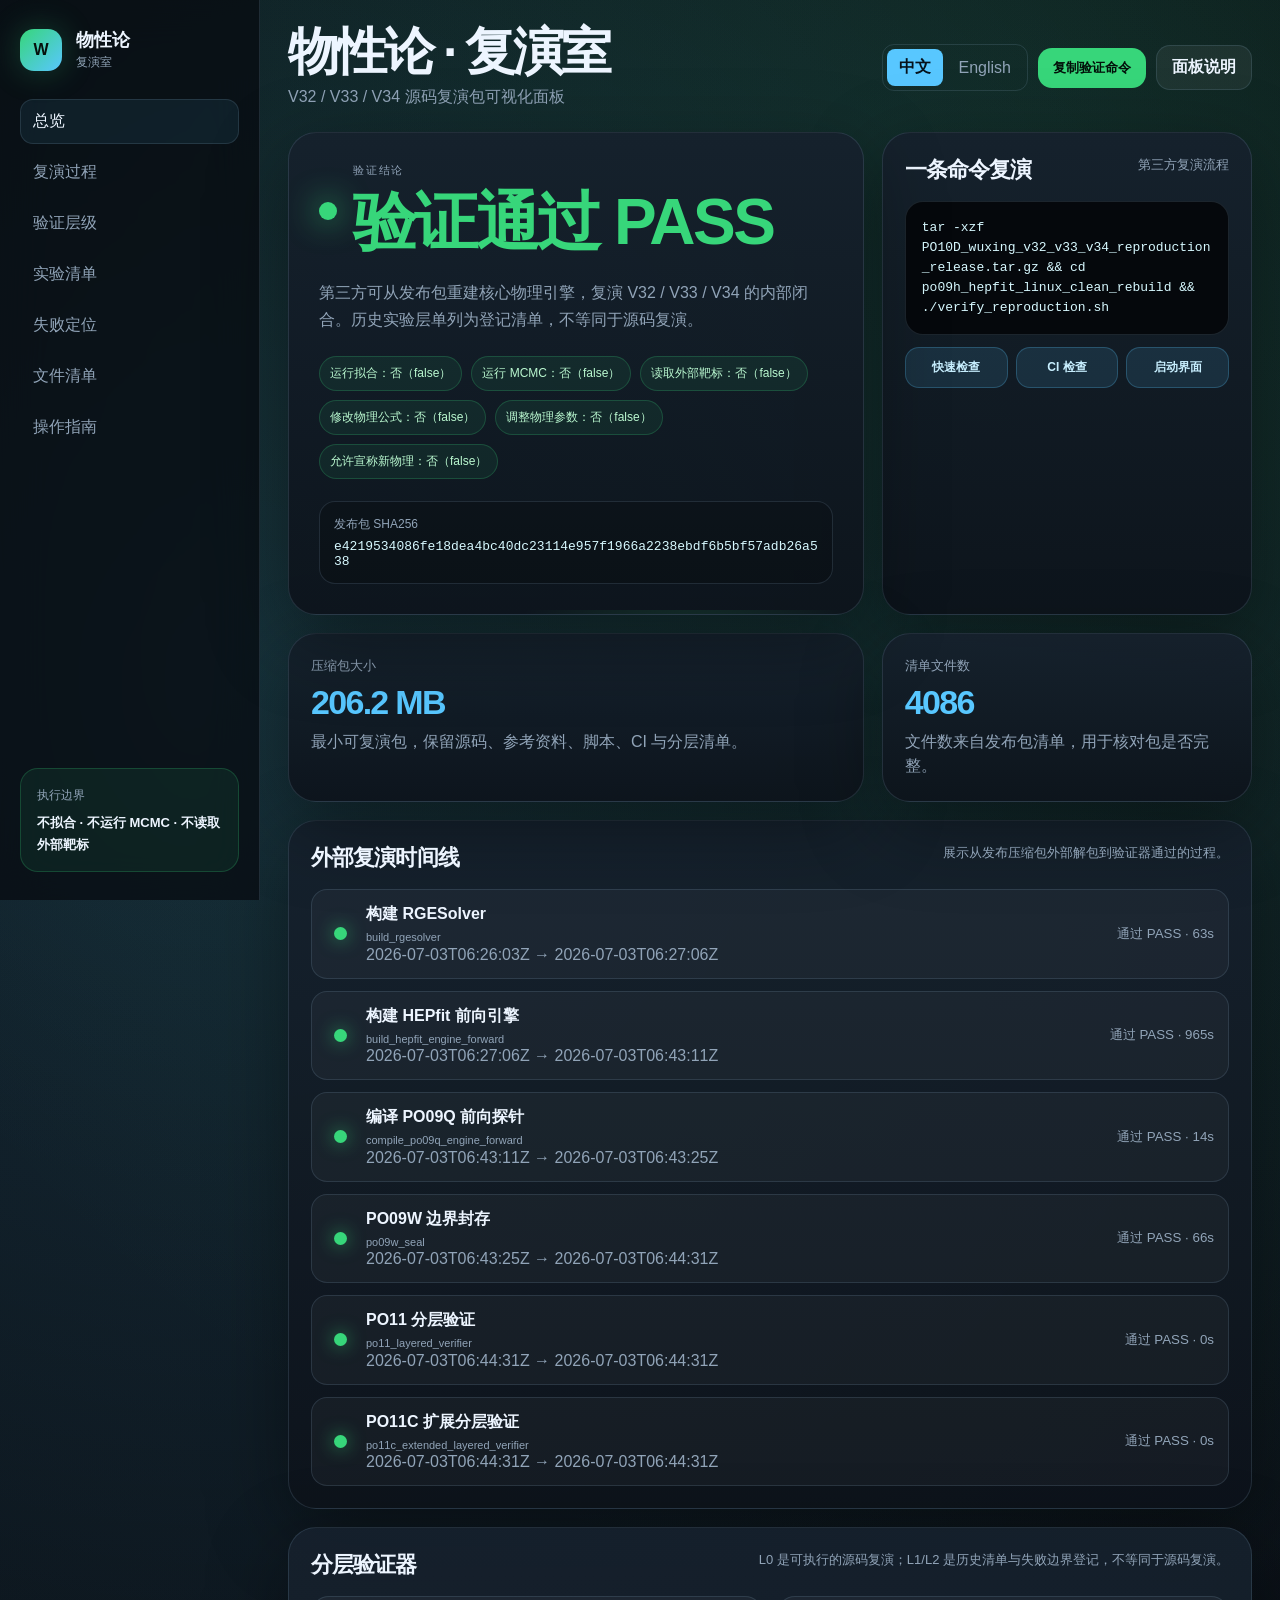
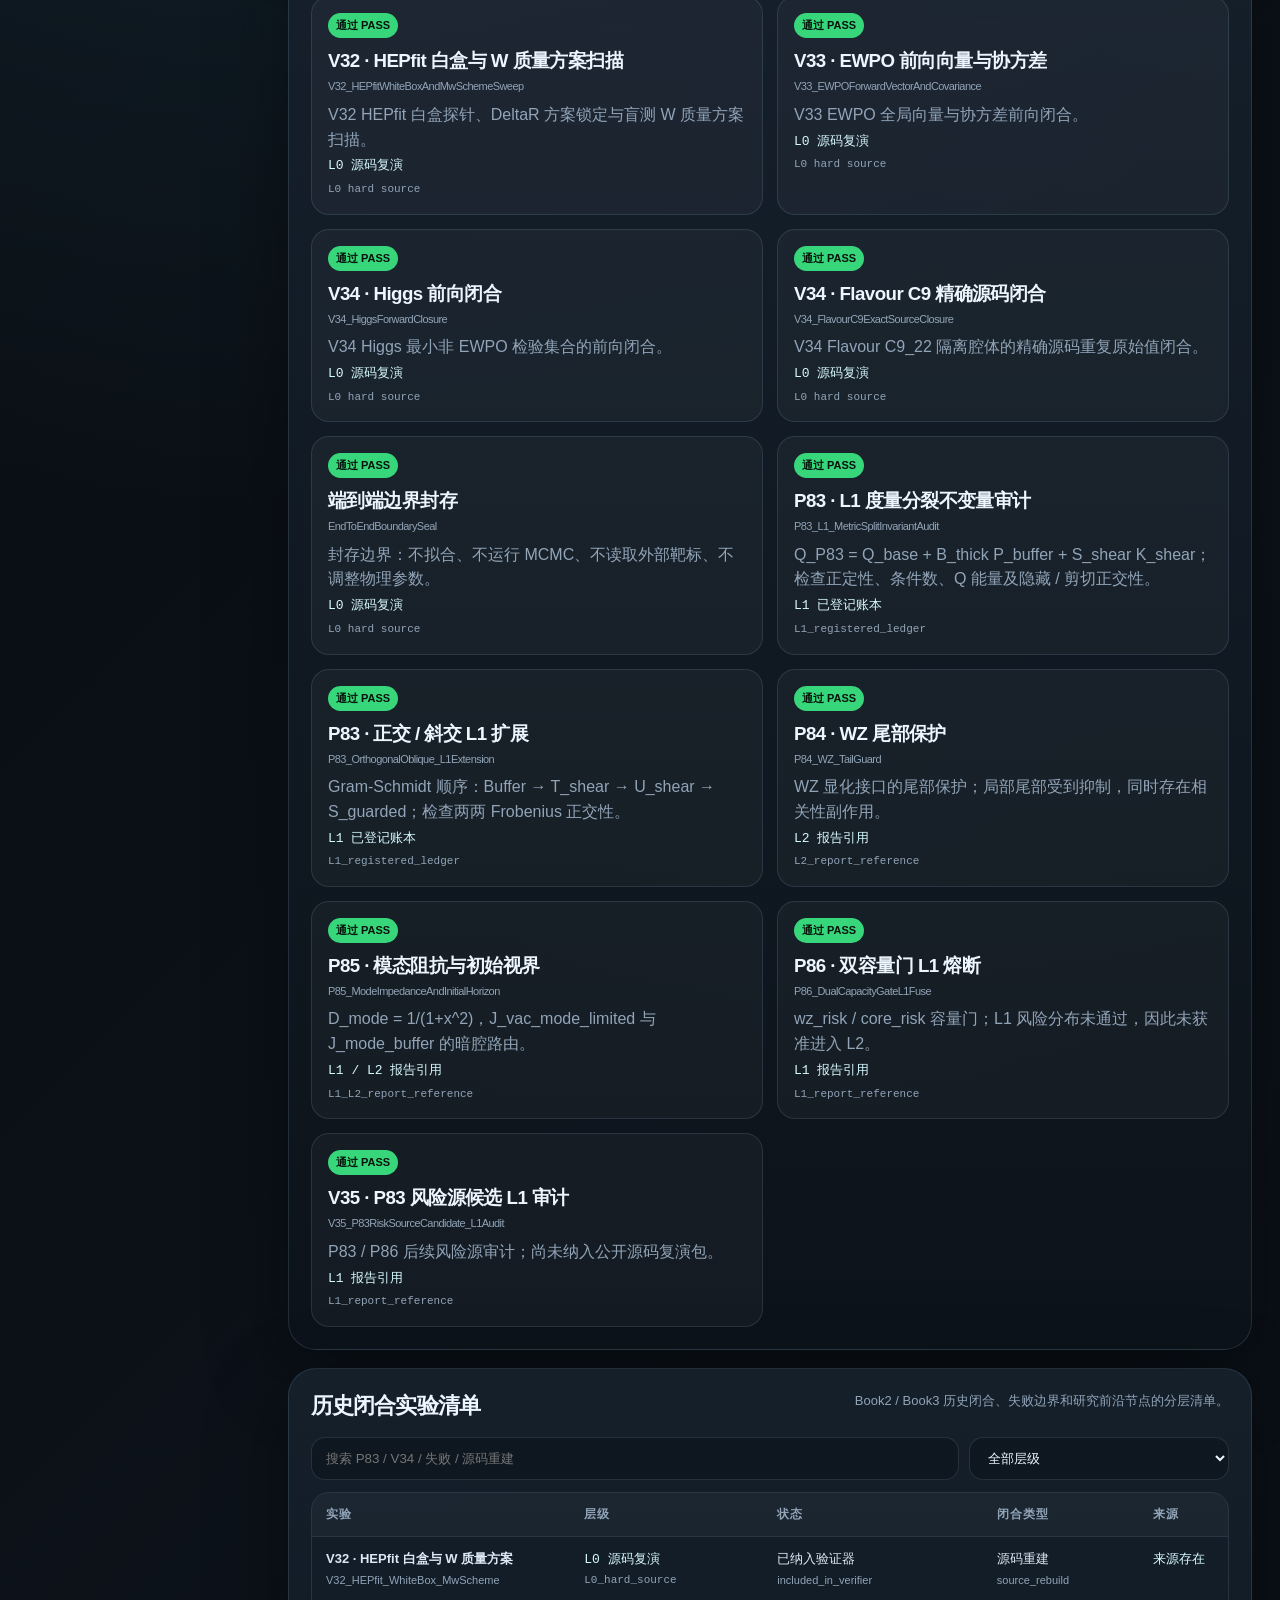
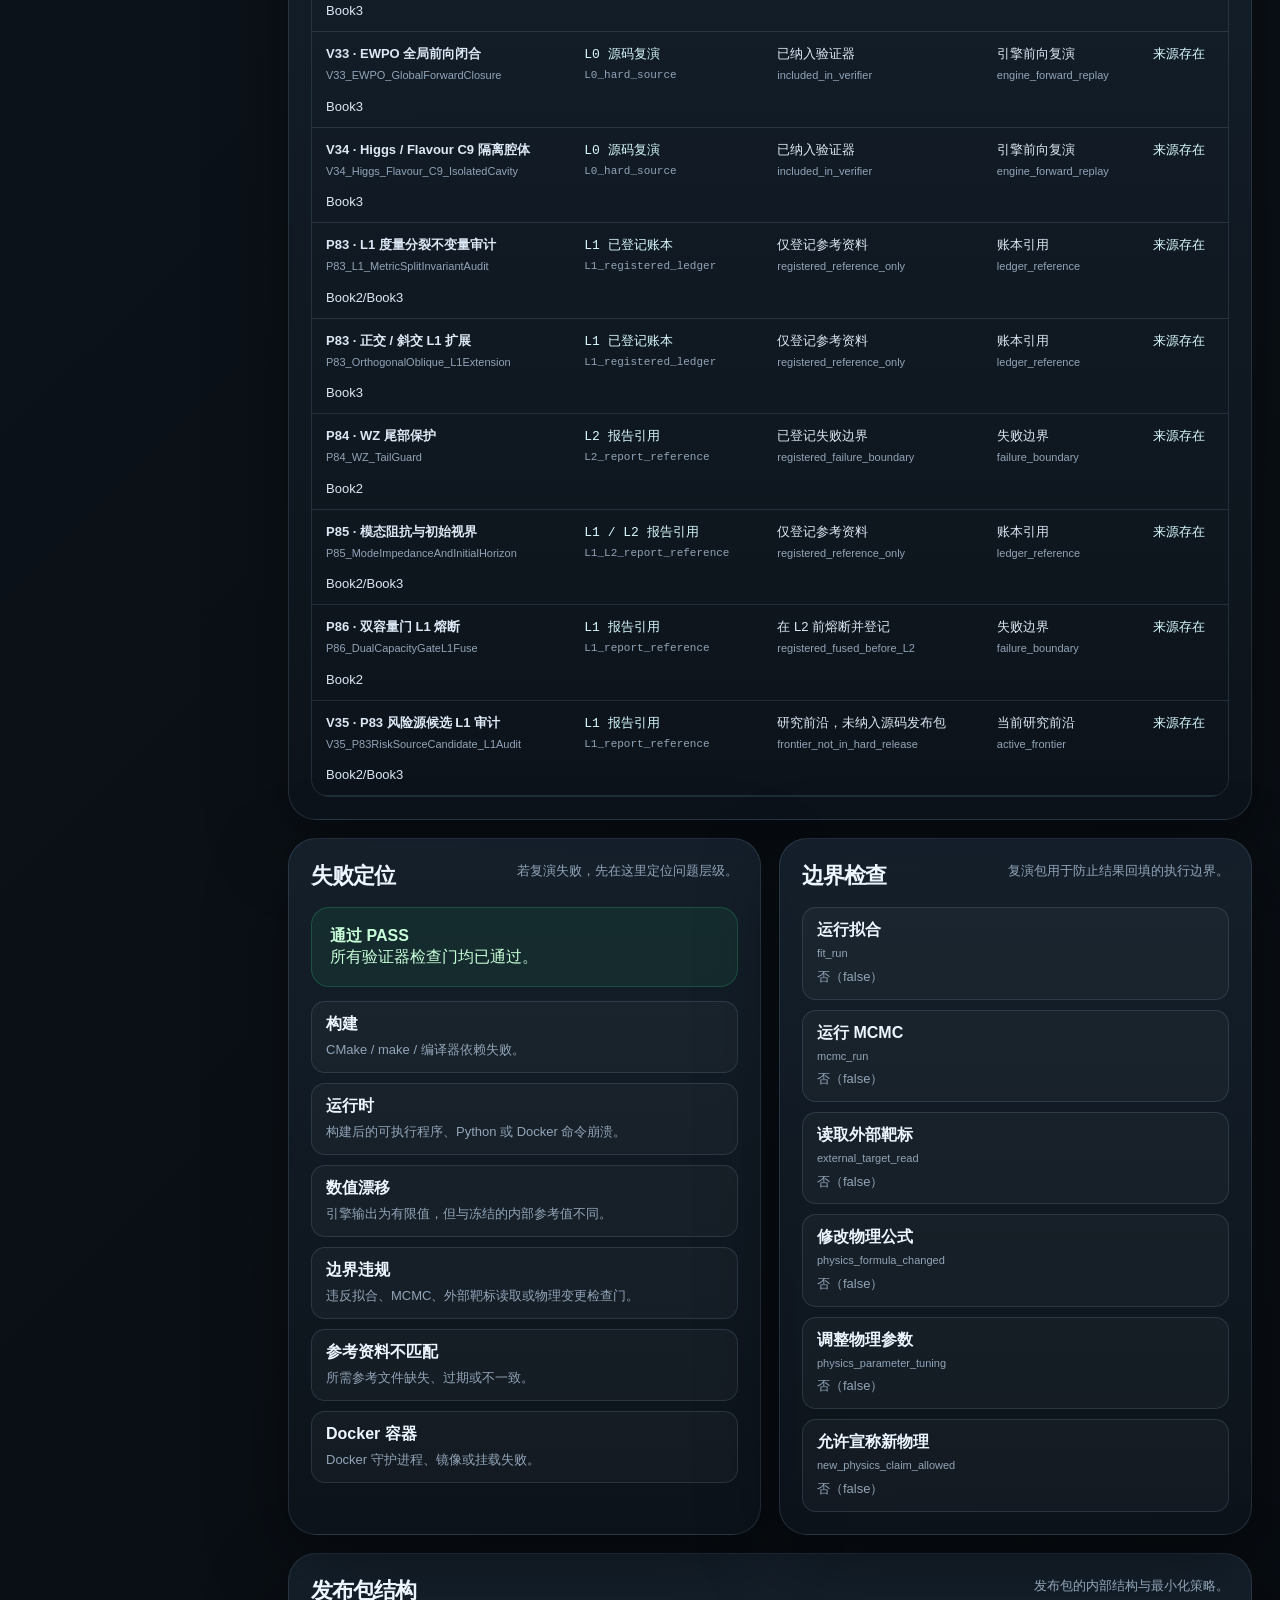
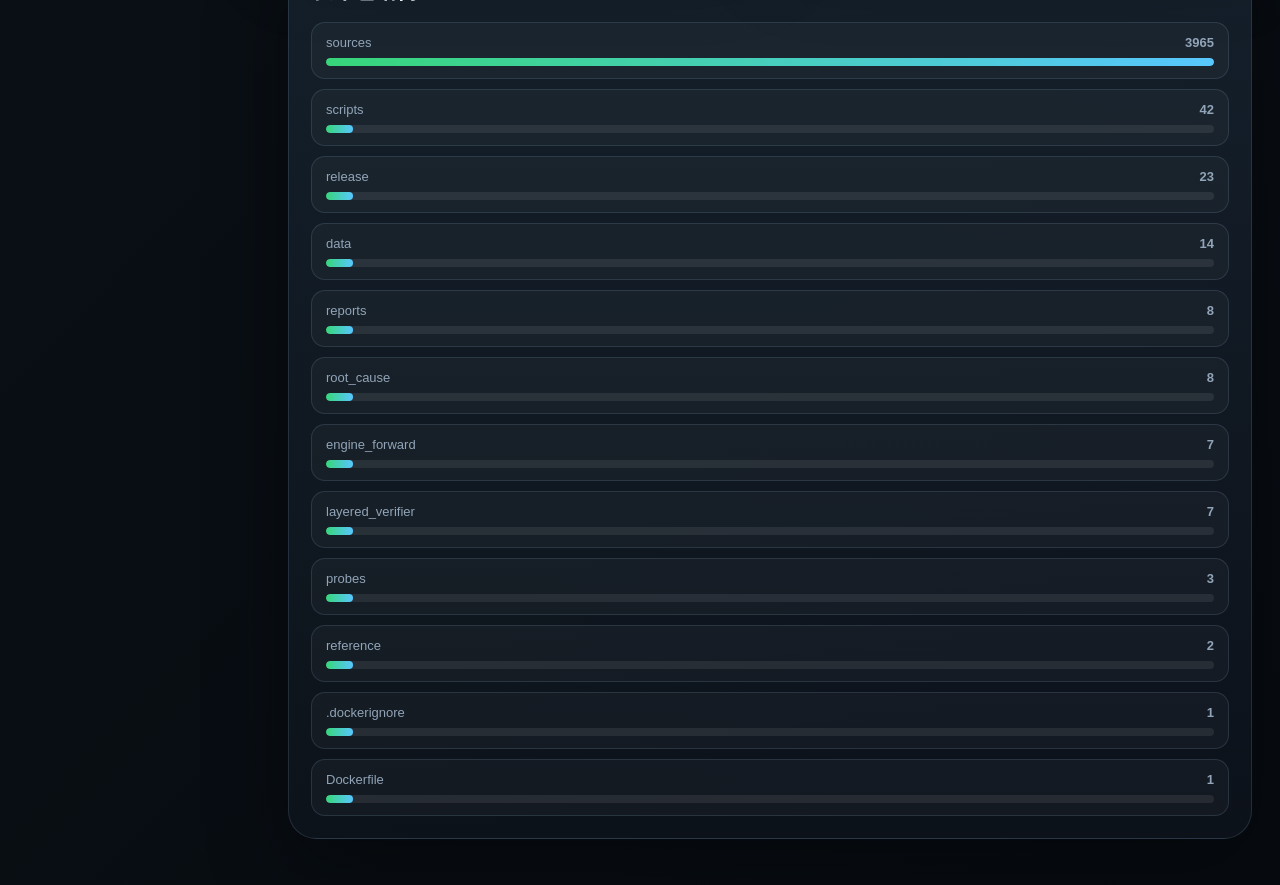
<file: dashboard/index.html>
<!doctype html>
<html lang="zh-CN">
<head>
  <meta charset="utf-8">
  <meta name="viewport" content="width=device-width, initial-scale=1">
  <title data-i18n="Wuxing Reproduction Lab">物性论 · 复演室</title>
  <link rel="stylesheet" href="./styles.css?v=20261029-i18n-1">
</head>
<body>
  <div class="shell">
    <aside class="sidebar">
      <div class="brand">
        <div class="mark">W</div>
        <div>
          <strong data-i18n="Wuxing">物性论</strong>
          <span data-i18n="Reproduction Lab">复演室</span>
        </div>
      </div>
      <nav>
        <a href="#overview" class="active" data-i18n="Overview">总览</a>
        <a href="#replay" data-i18n="Replay">复演过程</a>
        <a href="#layers" data-i18n="Layers">验证层级</a>
        <a href="#inventory" data-i18n="Inventory">实验清单</a>
        <a href="#failures" data-i18n="Failures">失败定位</a>
        <a href="#manifest" data-i18n="Manifest">文件清单</a>
        <a href="#runbook" data-i18n="Runbook">操作指南</a>
      </nav>
      <div class="side-note">
        <span data-i18n="Boundary">执行边界</span>
        <strong data-i18n="No Fit · No MCMC · No Target">不拟合 · 不运行 MCMC · 不读取外部靶标</strong>
      </div>
    </aside>

    <main>
      <header class="topbar">
        <div>
          <h1 data-i18n="Wuxing Reproduction Lab">物性论 · 复演室</h1>
          <p data-i18n="V32 / V33 / V34 hard-source reproduction package dashboard">V32 / V33 / V34 源码复演包可视化面板</p>
        </div>
        <div class="top-actions">
          <div class="language-switch" role="group" aria-label="Language / 语言"><a data-language="zh" href="?lang=zh" lang="zh-CN">中文</a><a data-language="en" href="?lang=en" lang="en">English</a></div>
          <button id="copy-command" data-i18n="Copy Verify Command">复制验证命令</button>
          <a class="ghost" href="https://github.com/jorsonbei/wuxing-v32-v33-v34-reproduction/blob/main/dashboard/README.md" data-i18n="Dashboard README">面板说明</a>
        </div>
      </header>

      <section id="overview" class="grid overview-grid">
        <article class="hero-card">
          <div class="hero-status">
            <span id="status-dot"></span>
            <div>
              <div class="label" data-i18n="VERDICT">验证结论</div>
              <strong id="verdict-title" data-i18n="Loading">加载中</strong>
            </div>
          </div>
          <p id="verdict-copy"></p>
          <div id="guard-badges" class="badges"></div>
          <div class="sha-box">
            <span data-i18n="Release SHA256">发布包 SHA256</span>
            <code id="release-sha"></code>
          </div>
        </article>

        <article class="command-card" id="runbook">
          <div class="card-head">
            <h2 data-i18n="One-command replay">一条命令复演</h2>
            <span data-i18n="third-party path">第三方复演流程</span>
          </div>
          <pre><code id="one-command"></code></pre>
          <div class="mini-grid">
            <button class="copy-mini" data-copy="fast_check" data-i18n="Fast check">快速检查</button>
            <button class="copy-mini" data-copy="ci_check" data-i18n="CI check">CI 检查</button>
            <button class="copy-mini" data-copy="serve_dashboard" data-i18n="Serve UI">启动界面</button>
          </div>
        </article>

        <article class="metric-card">
          <span data-i18n="Archive size">压缩包大小</span>
          <strong id="archive-size"></strong>
          <p data-i18n="最小可复现包，保留源码、reference、脚本、CI 与分层清单。">最小可复演包，保留源码、参考资料、脚本、CI 与分层清单。</p>
        </article>

        <article class="metric-card">
          <span data-i18n="Manifest files">清单文件数</span>
          <strong id="file-count"></strong>
          <p data-i18n="文件数来自 release manifest，用于判断包是否完整。">文件数来自发布包清单，用于核对包是否完整。</p>
        </article>
      </section>

      <section id="replay" class="panel">
        <div class="section-head">
          <h2 data-i18n="External Replay Timeline">外部复演时间线</h2>
          <p data-i18n="展示从 release tarball 外部解包到 verifier PASS 的过程。">展示从发布压缩包外部解包到验证器通过的过程。</p>
        </div>
        <div id="phase-timeline" class="timeline"></div>
      </section>

      <section id="layers" class="panel">
        <div class="section-head">
          <h2 data-i18n="Layered Verifier">分层验证器</h2>
          <p data-i18n="L0 是可执行源码复现；L1/L2 是历史清单和失败边界注册，不伪装成源码复现。">L0 是可执行的源码复演；L1/L2 是历史清单与失败边界登记，不等同于源码复演。</p>
        </div>
        <div id="layer-cards" class="layer-grid"></div>
      </section>

      <section id="inventory" class="panel">
        <div class="section-head">
          <h2 data-i18n="Historical Closure Inventory">历史闭合实验清单</h2>
          <p data-i18n="Book2/Book3 历史闭合、失败边界和前沿节点的分层纳入清单。">Book2 / Book3 历史闭合、失败边界和研究前沿节点的分层清单。</p>
        </div>
        <div class="filters">
          <input id="inventory-search" placeholder="搜索 P83 / V34 / failure / source_rebuild">
          <select id="inventory-layer">
            <option value="all" data-i18n="All layers">全部层级</option>
          </select>
        </div>
        <div class="table-wrap">
          <table>
            <thead>
              <tr><th data-i18n="Experiment">实验</th><th data-i18n="Layer">层级</th><th data-i18n="Status">状态</th><th data-i18n="Closure">闭合类型</th><th data-i18n="Source">来源</th></tr>
            </thead>
            <tbody id="inventory-body"></tbody>
          </table>
        </div>
      </section>

      <section id="failures" class="grid two-col">
        <article class="panel">
          <div class="section-head">
            <h2 data-i18n="Failure Localization">失败定位</h2>
            <p data-i18n="如果复现失败，先看这里定位问题层级。">若复演失败，先在这里定位问题层级。</p>
          </div>
          <div id="failure-class" class="failure-pass"></div>
          <div id="failure-categories" class="category-list"></div>
        </article>
        <article class="panel">
          <div class="section-head">
            <h2 data-i18n="Boundary Guards">边界检查</h2>
            <p data-i18n="复现包的防回填边界。">复演包用于防止结果回填的执行边界。</p>
          </div>
          <div id="boundary-list" class="guard-list"></div>
        </article>
      </section>

      <section id="manifest" class="panel">
        <div class="section-head">
          <h2 data-i18n="Manifest Anatomy">发布包结构</h2>
          <p data-i18n="Release 包内部结构和最小化策略。">发布包的内部结构与最小化策略。</p>
        </div>
        <div id="manifest-groups" class="bars"></div>
      </section>
    </main>
  </div>
  <div id="toast" class="toast" data-i18n="Copied">已复制</div>
  <script src="./reproduction_data.js"></script>
  <script src="./i18n.js?v=20261029-i18n-1"></script>
  <script src="./app.js?v=20261029-i18n-1"></script>
</body>
</html>
</file>
<file: dashboard/styles.css>
:root {
  --bg: #090d12;
  --panel: #111923;
  --panel-2: #151f2b;
  --text: #edf5ff;
  --muted: #91a4b8;
  --faint: #587087;
  --line: rgba(135, 166, 194, 0.18);
  --green: #37d67a;
  --cyan: #58c7ff;
  --amber: #ffc857;
  --red: #ff5d6c;
  --shadow: 0 24px 80px rgba(0, 0, 0, 0.38);
  font-family: "IBM Plex Sans", "Aptos", "Segoe UI", sans-serif;
}

* { box-sizing: border-box; }
html { scroll-behavior: smooth; }
body {
  margin: 0;
  min-height: 100vh;
  color: var(--text);
  background:
    radial-gradient(circle at 18% 12%, rgba(88, 199, 255, 0.16), transparent 28%),
    radial-gradient(circle at 80% 4%, rgba(55, 214, 122, 0.13), transparent 25%),
    linear-gradient(135deg, #070a0e 0%, #0c1219 48%, #070b10 100%);
}

.shell { display: grid; grid-template-columns: 260px minmax(0, 1fr); min-height: 100vh; }
.sidebar {
  position: sticky; top: 0; height: 100vh; padding: 28px 20px;
  background: rgba(7, 11, 16, 0.72); border-right: 1px solid var(--line);
  backdrop-filter: blur(22px); display: flex; flex-direction: column; gap: 28px;
}
.brand { display: flex; align-items: center; gap: 14px; }
.mark {
  width: 42px; height: 42px; display: grid; place-items: center; border-radius: 14px;
  background: linear-gradient(135deg, var(--green), var(--cyan)); color: #06100c;
  font-weight: 900; box-shadow: 0 0 32px rgba(55, 214, 122, 0.25);
}
.brand strong { display: block; font-size: 18px; }
.brand span { display: block; color: var(--muted); font-size: 12px; margin-top: 2px; }
nav { display: grid; gap: 6px; }
nav a {
  color: var(--muted); text-decoration: none; padding: 11px 12px; border-radius: 13px;
  border: 1px solid transparent; transition: 160ms ease;
}
nav a:hover, nav a.active { color: var(--text); background: rgba(88, 199, 255, 0.08); border-color: var(--line); }
.side-note {
  margin-top: auto; padding: 16px; border-radius: 18px; background: rgba(55, 214, 122, 0.08);
  border: 1px solid rgba(55, 214, 122, 0.22);
}
.side-note span { color: var(--muted); font-size: 12px; }
.side-note strong { display: block; margin-top: 8px; font-size: 13px; line-height: 1.45; }

main { padding: 28px; max-width: 1480px; width: 100%; }
.topbar { display: flex; justify-content: space-between; gap: 20px; align-items: center; margin-bottom: 24px; }
h1, h2, p { margin: 0; }
h1 { font-size: clamp(28px, 4vw, 52px); letter-spacing: -0.06em; line-height: 0.95; }
.topbar p { color: var(--muted); margin-top: 10px; }
.top-actions { display: flex; gap: 10px; align-items: center; }
button, .ghost {
  border: 0; border-radius: 14px; padding: 11px 15px; color: #03100a; background: var(--green);
  font-weight: 800; cursor: pointer; text-decoration: none; white-space: nowrap;
}
.ghost { color: var(--text); background: rgba(255,255,255,0.06); border: 1px solid var(--line); }

.grid { display: grid; gap: 18px; }
.overview-grid { grid-template-columns: minmax(0, 1.4fr) minmax(320px, 0.9fr); }
.hero-card, .command-card, .metric-card, .panel {
  background: linear-gradient(180deg, rgba(22, 33, 45, 0.92), rgba(13, 19, 27, 0.92));
  border: 1px solid var(--line); border-radius: 28px; box-shadow: var(--shadow);
}
.hero-card { padding: 30px; min-height: 310px; position: relative; overflow: hidden; }
.hero-card::after {
  content: ""; position: absolute; inset: auto -20% -45% 18%; height: 220px;
  background: radial-gradient(circle, rgba(55,214,122,.22), transparent 62%); pointer-events: none;
}
.hero-status { display: flex; gap: 16px; align-items: center; }
#status-dot { width: 18px; height: 18px; border-radius: 50%; background: var(--green); box-shadow: 0 0 32px var(--green); }
.label { color: var(--muted); text-transform: uppercase; letter-spacing: .16em; font-size: 11px; }
#verdict-title { display: block; font-size: clamp(42px, 8vw, 88px); letter-spacing: -0.08em; line-height: .9; color: var(--green); margin-top: 8px; }
#verdict-copy { color: var(--muted); max-width: 720px; line-height: 1.7; margin-top: 20px; }
.badges { display: flex; flex-wrap: wrap; gap: 9px; margin-top: 22px; }
.badge { border: 1px solid rgba(55,214,122,.22); background: rgba(55,214,122,.08); color: #baf8d0; padding: 8px 10px; border-radius: 999px; font-size: 12px; }
.sha-box { margin-top: 22px; padding: 14px; border-radius: 16px; background: rgba(0,0,0,.2); border: 1px solid var(--line); display: grid; gap: 6px; }
.sha-box span { color: var(--muted); font-size: 12px; }
code { color: #d7f9ff; overflow-wrap: anywhere; }

.command-card, .metric-card, .panel { padding: 22px; }
.card-head, .section-head { display: flex; justify-content: space-between; align-items: start; gap: 16px; margin-bottom: 16px; }
.card-head h2, .section-head h2 { font-size: 22px; letter-spacing: -0.04em; }
.card-head span, .section-head p { color: var(--muted); font-size: 13px; line-height: 1.55; }
pre { margin: 0; padding: 16px; border-radius: 18px; background: #05080c; border: 1px solid var(--line); white-space: pre-wrap; line-height: 1.55; }
.mini-grid { display: grid; grid-template-columns: repeat(3, 1fr); gap: 8px; margin-top: 12px; }
.copy-mini { background: rgba(88,199,255,.12); border: 1px solid rgba(88,199,255,.24); color: #c8efff; font-size: 12px; }
.metric-card strong { display: block; font-size: 34px; margin: 8px 0; color: var(--cyan); letter-spacing: -0.05em; }
.metric-card span { color: var(--muted); font-size: 13px; }
.metric-card p { color: var(--muted); line-height: 1.55; }

section { margin-bottom: 18px; }
.timeline { display: grid; gap: 12px; }
.phase { display: grid; grid-template-columns: 28px 1fr auto; align-items: center; gap: 12px; padding: 14px; border-radius: 16px; background: rgba(255,255,255,.035); border: 1px solid var(--line); }
.phase .node { width: 13px; height: 13px; border-radius: 50%; background: var(--green); box-shadow: 0 0 18px rgba(55,214,122,.7); justify-self: center; }
.phase strong { display: block; }
.phase span, .phase small { color: var(--muted); }
.layer-grid { display: grid; grid-template-columns: repeat(2, minmax(0, 1fr)); gap: 14px; }
.layer-card { padding: 16px; border: 1px solid var(--line); border-radius: 18px; background: rgba(255,255,255,.035); }
.layer-card h3 { margin: 0 0 8px; letter-spacing: -0.03em; }
.layer-card p { color: var(--muted); line-height: 1.55; }
.pass-pill { display: inline-flex; color: #07120b; background: var(--green); border-radius: 999px; padding: 5px 8px; font-size: 11px; font-weight: 900; margin-bottom: 10px; }

.filters { display: flex; gap: 10px; margin-bottom: 12px; }
input, select {
  width: 100%; border: 1px solid var(--line); background: rgba(0,0,0,.22); color: var(--text);
  padding: 12px 14px; border-radius: 14px; outline: none;
}
select { max-width: 260px; }
.table-wrap { overflow: auto; border-radius: 18px; border: 1px solid var(--line); }
table { width: 100%; border-collapse: collapse; min-width: 900px; }
th, td { padding: 13px 14px; text-align: left; border-bottom: 1px solid var(--line); font-size: 13px; vertical-align: top; }
th { color: var(--muted); background: rgba(255,255,255,.035); font-size: 12px; text-transform: uppercase; letter-spacing: .08em; }
td { color: #dce8f5; }
tr:hover td { background: rgba(88,199,255,.04); }

.two-col { grid-template-columns: repeat(2, minmax(0, 1fr)); }
.failure-pass { padding: 18px; border-radius: 18px; border: 1px solid rgba(55,214,122,.22); background: rgba(55,214,122,.08); color: #c8ffd9; margin-bottom: 14px; }
.category-list, .guard-list, .bars { display: grid; gap: 10px; }
.category, .guard, .bar-row { padding: 12px 14px; border-radius: 14px; border: 1px solid var(--line); background: rgba(255,255,255,.032); }
.category strong, .guard strong { display: block; margin-bottom: 5px; }
.category span, .guard span { color: var(--muted); font-size: 13px; line-height: 1.45; }
.bar-row { display: grid; gap: 8px; }
.bar-meta { display: flex; justify-content: space-between; color: var(--muted); font-size: 13px; }
.bar-track { height: 8px; border-radius: 999px; background: rgba(255,255,255,.08); overflow: hidden; }
.bar-fill { height: 100%; background: linear-gradient(90deg, var(--green), var(--cyan)); border-radius: inherit; }
.toast { position: fixed; right: 24px; bottom: 24px; padding: 12px 14px; border-radius: 14px; background: var(--green); color: #04110a; font-weight: 900; transform: translateY(90px); opacity: 0; pointer-events: none; transition: 180ms ease; }
.toast.show { transform: translateY(0); opacity: 1; }

@media (max-width: 980px) {
  .shell { grid-template-columns: 1fr; }
  .sidebar { position: relative; height: auto; }
  nav { grid-template-columns: repeat(3, 1fr); }
  .overview-grid, .two-col, .layer-grid { grid-template-columns: 1fr; }
  .topbar { flex-direction: column; align-items: stretch; }
  .mini-grid { grid-template-columns: 1fr; }
}

/* Bilingual navigation and readable technical identifiers. */
.language-switch { display:flex; gap:4px; align-items:center; border:1px solid var(--line); padding:4px; border-radius:12px; }
.language-switch a { padding:8px 12px; border-radius:8px; color:var(--muted); text-decoration:none; white-space:nowrap; }
.language-switch a[aria-current="true"] { background:var(--cyan); color:#06121b; font-weight:800; }
.language-switch a:focus-visible, button:focus-visible, input:focus-visible, select:focus-visible { outline:2px solid var(--cyan); outline-offset:3px; }
.top-actions { flex-wrap:wrap; }
.layer-card h3, .phase strong { overflow-wrap:anywhere; }
.raw-id { display:block; font-size:11px; line-height:1.5; color:var(--muted); font-weight:400; overflow-wrap:anywhere; margin-top:4px; }
html[lang="zh-CN"] #verdict-title { font-size:clamp(32px, 5vw, 64px); letter-spacing:-.04em; line-height:1.15; }
html[lang="zh-CN"] .side-note strong { line-height:1.65; }
@media(max-width:600px) { .phase { grid-template-columns:20px minmax(0,1fr); } .phase small { grid-column:2; } .filters { flex-direction:column; } .filters select { max-width:none; } .phase span { overflow-wrap:anywhere; } }
</file>
